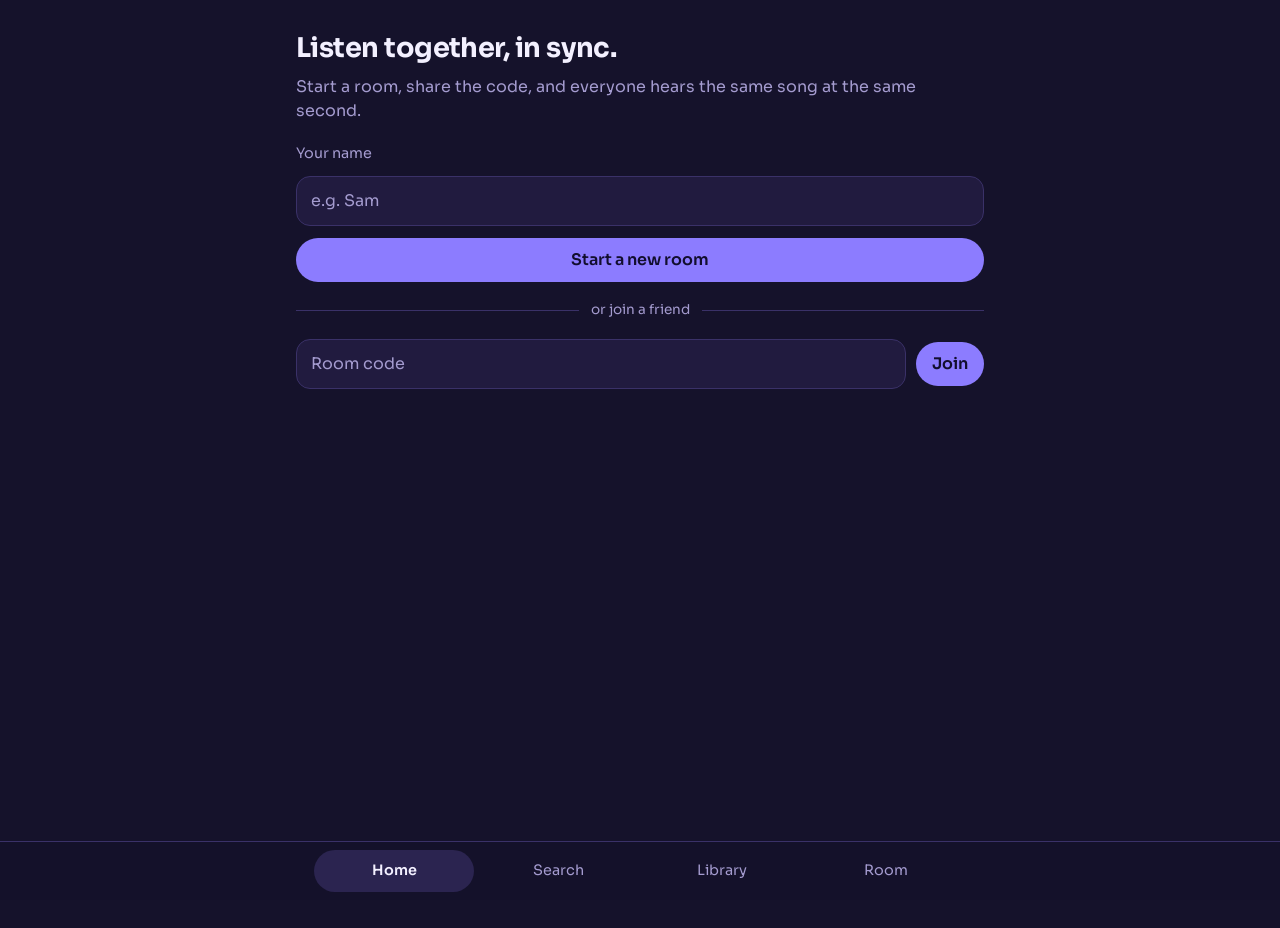
<file: index.html>
<!DOCTYPE html>
<html lang="en">
<head>
<meta charset="utf-8">
<meta name="viewport" content="width=device-width, initial-scale=1, viewport-fit=cover">
<title>Sonora: listen together</title>
<link rel="preconnect" href="https://fonts.googleapis.com">
<link rel="preconnect" href="https://fonts.gstatic.com" crossorigin>
<link href="https://fonts.googleapis.com/css2?family=Sora:wght@400;600;700&display=swap" rel="stylesheet">
<link rel="stylesheet" href="style.css">
</head>
<body data-page="home">
  <h1>Listen together, in sync.</h1>
  <p class="lead">Start a room, share the code, and everyone hears the same song at the same second.</p>

  <div id="setup" class="banner err" hidden>
    Firebase isn't set up yet. Open <b>firebase-config.js</b> and paste your project settings (see README).
  </div>

  <div class="stack">
    <label class="muted" for="name">Your name</label>
    <input id="name" type="text" maxlength="20" placeholder="e.g. Sam" autocomplete="nickname">

    <button id="create" class="primary">Start a new room</button>

    <div class="divider">or join a friend</div>

    <form id="join" class="row">
      <input id="code" type="text" maxlength="8" placeholder="Room code" autocapitalize="characters" autocomplete="off" aria-label="Room code">
      <button class="primary" type="submit">Join</button>
    </form>

    <a id="resume" class="card" href="#" hidden></a>
  </div>

  <nav class="tabs" aria-label="Main">
    <a href="index.html" aria-current="page">Home</a>
    <a href="search.html">Search</a>
    <a href="library.html">Library</a>
    <a href="room.html">Room</a>
  </nav>
  <script type="module" src="app.js"></script>
</body>
</html>
</file>
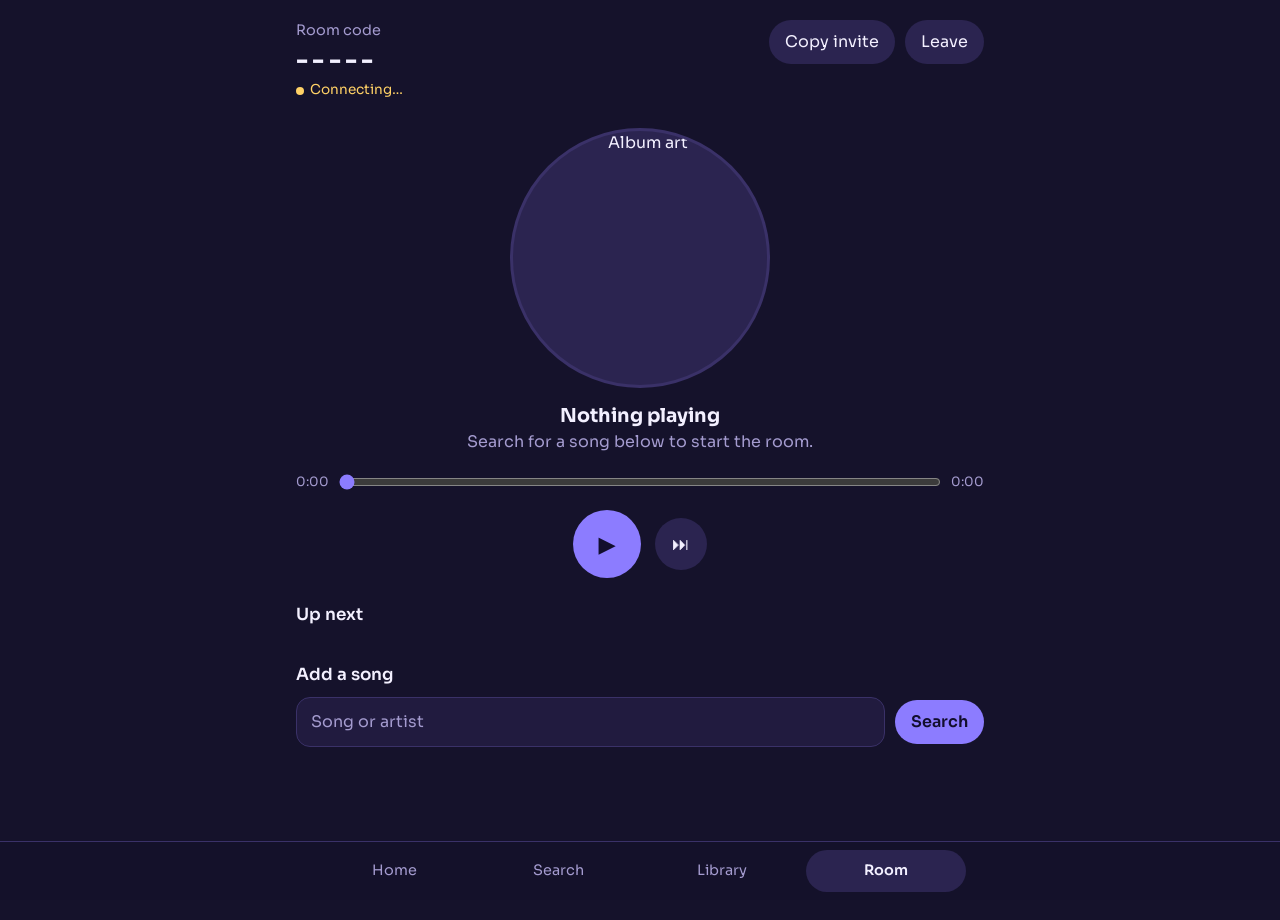
<file: room.html>
<!DOCTYPE html>
<html lang="en">
<head>
<meta charset="utf-8">
<meta name="viewport" content="width=device-width, initial-scale=1, viewport-fit=cover">
<title>Room · Sonora</title>
<link rel="preconnect" href="https://fonts.googleapis.com">
<link rel="preconnect" href="https://fonts.gstatic.com" crossorigin>
<link href="https://fonts.googleapis.com/css2?family=Sora:wght@400;600;700&display=swap" rel="stylesheet">
<link rel="stylesheet" href="style.css">
</head>
<body data-page="room">
  <div id="err" class="banner err" hidden></div>

  <div class="room-head">
    <div>
      <div class="muted">Room code</div>
      <div id="roomCode" class="code">-----</div>
      <div id="members" class="muted live">Connecting…</div>
    </div>
    <div class="row">
      <button id="copy">Copy invite</button>
      <button id="leave" aria-label="Leave room">Leave</button>
    </div>
  </div>

  <section class="player" aria-label="Now playing">
    <div id="sonar" class="sonar"><img id="art" alt="Album art"></div>
    <div>
      <div id="title" class="title">Nothing playing</div>
      <div id="artist" class="artist">Search for a song below to start the room.</div>
    </div>
    <div class="seek">
      <span id="cur">0:00</span>
      <input id="seek" type="range" min="0" max="1" step="0.1" value="0" aria-label="Seek">
      <span id="dur">0:00</span>
    </div>
    <div class="controls">
      <button id="pp" class="big primary" aria-label="Play or pause">▶</button>
      <button id="next" aria-label="Next song">⏭</button>
    </div>
  </section>

  <h2>Up next</h2>
  <ul id="queue" class="songs queue" style="list-style:none;padding:0;display:grid;gap:8px"></ul>

  <h2>Add a song</h2>
  <form id="searchForm" class="row">
    <input type="search" placeholder="Song or artist" aria-label="Search songs" autocomplete="off">
    <button class="primary" type="submit">Search</button>
  </form>
  <ul id="results" class="songs" style="margin-top:12px"></ul>

  <div id="unlock" hidden>
    <div>
      <p>Your browser needs a tap before it can play audio.</p>
      <button id="unlockBtn" class="primary">Join the music</button>
    </div>
  </div>

  <nav class="tabs" aria-label="Main">
    <a href="index.html">Home</a>
    <a href="search.html">Search</a>
    <a href="library.html">Library</a>
    <a href="room.html" aria-current="page">Room</a>
  </nav>
  <script type="module" src="app.js"></script>
</body>
</html>
</file>
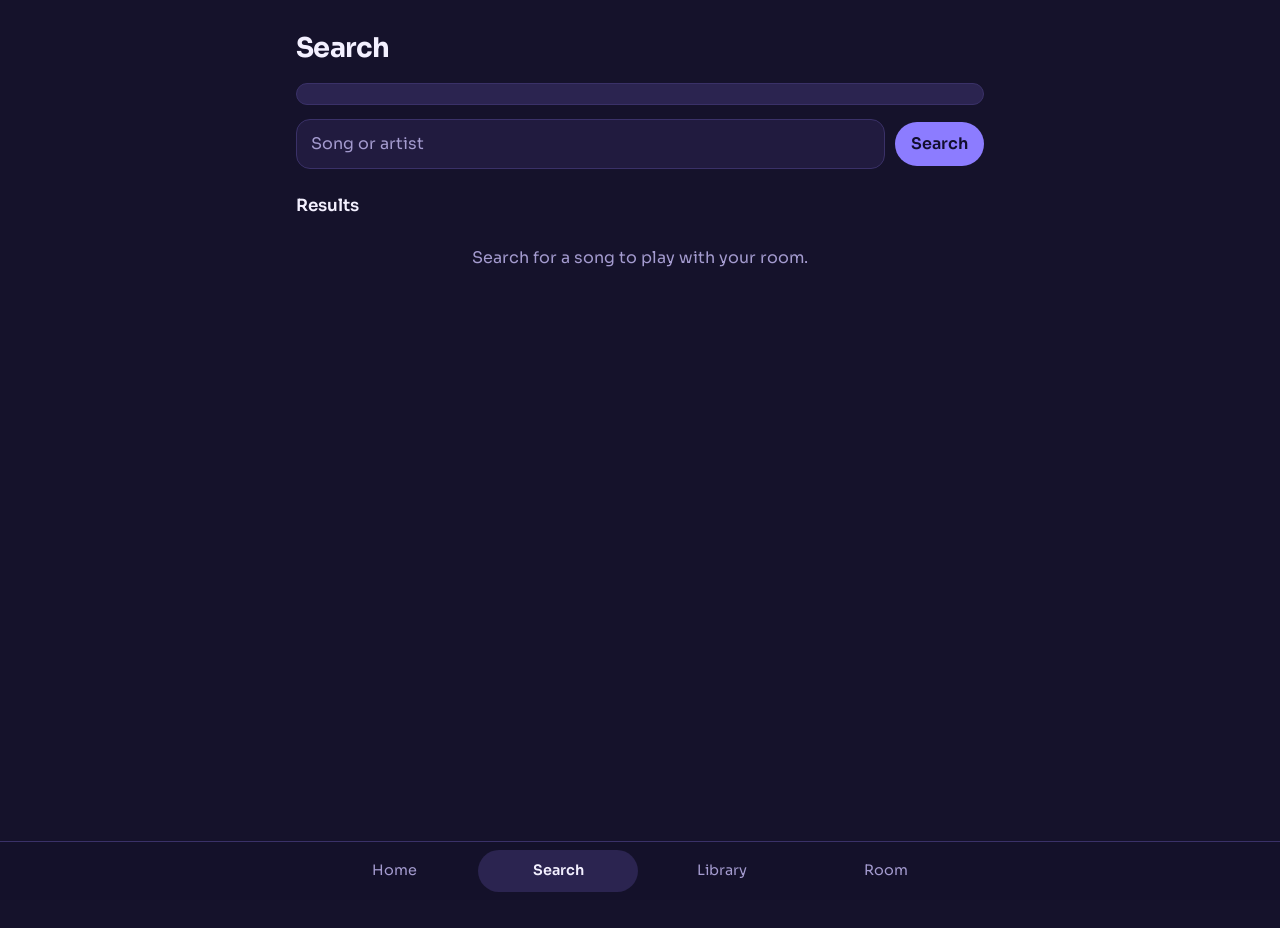
<file: search.html>
<!DOCTYPE html>
<html lang="en">
<head>
<meta charset="utf-8">
<meta name="viewport" content="width=device-width, initial-scale=1, viewport-fit=cover">
<title>Search · Sonora</title>
<link rel="preconnect" href="https://fonts.googleapis.com">
<link rel="preconnect" href="https://fonts.gstatic.com" crossorigin>
<link href="https://fonts.googleapis.com/css2?family=Sora:wght@400;600;700&display=swap" rel="stylesheet">
<link rel="stylesheet" href="style.css">
</head>
<body data-page="search">
  <h1>Search</h1>
  <div id="roomBanner" class="banner"></div>

  <form id="searchForm" class="row">
    <input type="search" placeholder="Song or artist" aria-label="Search songs" autocomplete="off">
    <button class="primary" type="submit">Search</button>
  </form>

  <h2>Results</h2>
  <ul id="results" class="songs"><li class="empty">Search for a song to play with your room.</li></ul>

  <nav class="tabs" aria-label="Main">
    <a href="index.html">Home</a>
    <a href="search.html" aria-current="page">Search</a>
    <a href="library.html">Library</a>
    <a href="room.html">Room</a>
  </nav>
  <script type="module" src="app.js"></script>
</body>
</html>
</file>
<file: style.css>
:root{
  --bg:#15122b; --surface:#211b3f; --surface-2:#2b2450; --line:#3a3168;
  --text:#f3f0ff; --muted:#a49bcf; --accent:#8c7cff; --accent-ink:#120e2e; --live:#ffd166;
  --r:14px;
  color-scheme:dark;
}
*{box-sizing:border-box;margin:0}
html,body{height:100%}
body{
  font-family:"Sora",system-ui,-apple-system,"Segoe UI",sans-serif;
  background:var(--bg);color:var(--text);line-height:1.5;
  padding:0 16px 88px;max-width:720px;margin:0 auto;
}
a{color:inherit}
h1{font-size:1.7rem;font-weight:700;letter-spacing:-.02em;margin:28px 0 6px}
h2{font-size:1.05rem;font-weight:600;margin:24px 0 10px}
p.lead{color:var(--muted);margin-bottom:20px}
button,input{font:inherit;color:inherit}
button{cursor:pointer;border:0;background:var(--surface-2);border-radius:999px;padding:10px 16px;min-height:44px}
button:hover{background:var(--line)}
button.primary{background:var(--accent);color:var(--accent-ink);font-weight:600}
button.primary:hover{filter:brightness(1.08)}
:focus-visible{outline:2px solid var(--live);outline-offset:2px}
input[type=text],input[type=search]{
  width:100%;background:var(--surface);border:1px solid var(--line);border-radius:var(--r);
  padding:12px 14px;min-height:46px;
}
input::placeholder{color:var(--muted)}
.row{display:flex;gap:10px;align-items:center}
.row > input{flex:1}
.stack{display:grid;gap:12px}
.card{background:var(--surface);border:1px solid var(--line);border-radius:var(--r);padding:16px}
.muted{color:var(--muted);font-size:.9rem}
.banner{background:var(--surface-2);border:1px solid var(--line);border-radius:var(--r);padding:10px 14px;margin:14px 0;font-size:.9rem}
.banner.err{border-color:#ff7a8a;color:#ffc2ca}
.divider{display:flex;align-items:center;gap:12px;color:var(--muted);font-size:.85rem;margin:6px 0}
.divider::before,.divider::after{content:"";flex:1;height:1px;background:var(--line)}

/* bottom tab bar */
nav.tabs{
  position:fixed;left:0;right:0;bottom:0;z-index:20;
  display:flex;justify-content:center;gap:4px;
  background:rgba(21,18,43,.92);backdrop-filter:blur(10px);
  border-top:1px solid var(--line);padding:8px 8px calc(8px + env(safe-area-inset-bottom,0px));
}
nav.tabs a{flex:1;max-width:160px;text-align:center;text-decoration:none;padding:10px 6px;border-radius:999px;color:var(--muted);font-size:.9rem}
nav.tabs a[aria-current=page]{background:var(--surface-2);color:var(--text);font-weight:600}

/* song list */
ul.songs{list-style:none;padding:0;display:grid;gap:8px}
.song{display:grid;grid-template-columns:48px 1fr auto auto auto;gap:8px;align-items:center;
  background:var(--surface);border:1px solid var(--line);border-radius:var(--r);padding:8px}
.song img{width:48px;height:48px;border-radius:10px;object-fit:cover;background:var(--surface-2)}
.song .meta{min-width:0}
.song .meta b,.song .meta span{display:block;white-space:nowrap;overflow:hidden;text-overflow:ellipsis}
.song .meta b{font-weight:600;font-size:.95rem}
.song .meta span{color:var(--muted);font-size:.8rem}
.song button{width:40px;height:40px;min-height:40px;padding:0;display:grid;place-items:center}
.song button.on{color:#ff7a9c}
li.empty{color:var(--muted);padding:18px;text-align:center}

/* room */
.room-head{display:flex;justify-content:space-between;align-items:flex-start;gap:12px;margin-top:20px}
.code{font-weight:700;font-size:1.5rem;letter-spacing:.18em}
.live{display:inline-flex;align-items:center;gap:6px;color:var(--live);font-size:.85rem}
.live::before{content:"";width:8px;height:8px;border-radius:50%;background:var(--live)}

.player{display:grid;justify-items:center;gap:14px;margin:26px 0 10px;text-align:center}
.sonar{position:relative;width:min(70vw,260px);aspect-ratio:1;display:grid;place-items:center}
.sonar img{width:100%;height:100%;object-fit:cover;border-radius:50%;background:var(--surface-2);border:3px solid var(--line);position:relative;z-index:1}
.sonar::before,.sonar::after{
  content:"";position:absolute;inset:0;border-radius:50%;border:2px solid var(--accent);opacity:0
}
.sonar.playing::before{animation:ping 2.8s ease-out infinite}
.sonar.playing::after{animation:ping 2.8s ease-out 1.4s infinite}
@keyframes ping{0%{transform:scale(1);opacity:.7}100%{transform:scale(1.45);opacity:0}}
@media (prefers-reduced-motion:reduce){.sonar.playing::before,.sonar.playing::after{animation:none}}
.title{font-size:1.2rem;font-weight:700;max-width:100%}
.artist{color:var(--muted)}
.seek{width:100%;display:grid;grid-template-columns:auto 1fr auto;gap:10px;align-items:center;font-size:.8rem;color:var(--muted)}
input[type=range]{width:100%;accent-color:var(--accent);height:28px}
.controls{display:flex;gap:14px;align-items:center}
.controls button{width:52px;height:52px;padding:0;font-size:1.1rem}
.controls button.big{width:68px;height:68px;font-size:1.4rem}

#unlock{
  position:fixed;inset:0;z-index:50;display:grid;place-items:center;padding:24px;
  background:rgba(21,18,43,.9);text-align:center}
#unlock[hidden]{display:none}
#unlock div{display:grid;gap:14px;justify-items:center}

#toast{
  position:fixed;left:50%;bottom:84px;transform:translateX(-50%);z-index:60;
  background:var(--text);color:var(--bg);padding:10px 16px;border-radius:999px;font-size:.9rem;
  opacity:0;pointer-events:none;transition:opacity .2s;max-width:90vw}
#toast.show{opacity:1}

.queue li{display:grid;grid-template-columns:1fr auto;gap:8px;align-items:center;background:var(--surface);
  border:1px solid var(--line);border-radius:var(--r);padding:10px 12px}
.queue li b{display:block;font-size:.95rem;font-weight:600;white-space:nowrap;overflow:hidden;text-overflow:ellipsis}
.queue li span{color:var(--muted);font-size:.8rem}
.queue button{width:36px;height:36px;min-height:36px;padding:0}
</file>
